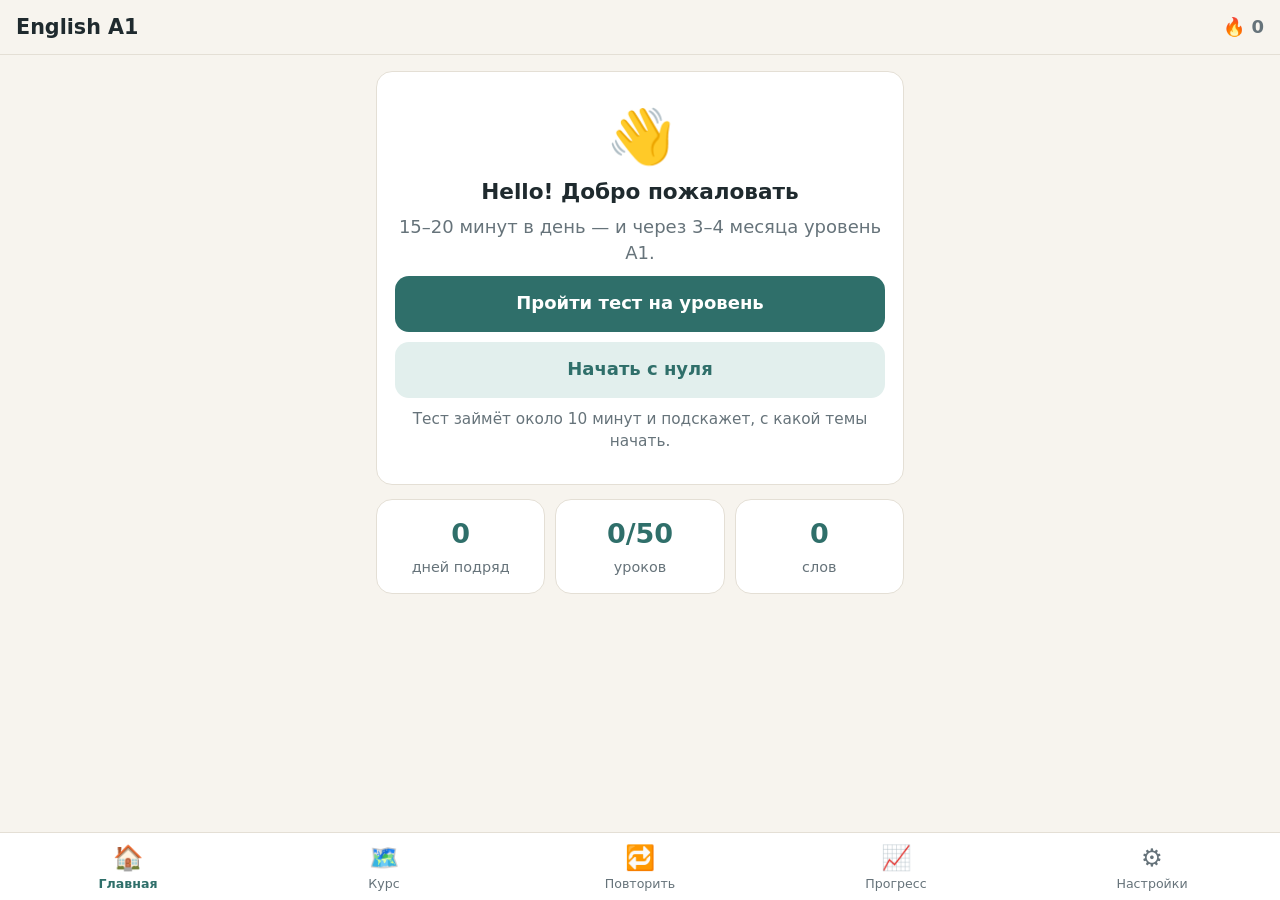
<file: index.html>
<!doctype html>
<html lang="ru">
<head>
  <meta charset="utf-8">
  <meta http-equiv="refresh" content="0; url=app/">
  <title>English A1</title>
</head>
<body>
  <p><a href="app/">Открыть English A1</a></p>
</body>
</html>
</file>
<file: app/styles.css>
:root {
  --bg: #f7f4ee;
  --card: #ffffff;
  --text: #1f2a2e;
  --muted: #66737a;
  --accent: #2f6f6a;
  --accent-soft: #e2efed;
  --good: #2e7d4f;
  --bad: #b3452f;
  --line: #e4dfd5;
  --radius: 16px;
  --tabbar: 68px;
  font-size: 18px;
}

* { box-sizing: border-box; }
[hidden] { display: none !important; }
html, body { margin: 0; }
body {
  font-family: system-ui, -apple-system, "Segoe UI", Roboto, sans-serif;
  background: var(--bg);
  color: var(--text);
  line-height: 1.45;
  min-height: 100vh;
  padding-bottom: calc(var(--tabbar) + env(safe-area-inset-bottom));
}

/* Верхняя панель */
.topbar {
  position: sticky; top: 0; z-index: 10;
  display: flex; align-items: center; gap: 12px;
  padding: 12px 16px;
  background: var(--bg);
  border-bottom: 1px solid var(--line);
}
.topbar h1 { flex: 1; margin: 0; font-size: 1.15rem; }
.back {
  border: 0; background: var(--accent-soft); color: var(--accent);
  width: 44px; height: 44px; border-radius: 50%; font-size: 1.3rem; cursor: pointer;
}
.streak { font-weight: 600; color: var(--muted); }

/* Основная область */
main { max-width: 560px; margin: 0 auto; padding: 16px; }
.loading { color: var(--muted); text-align: center; margin-top: 40px; }

.card {
  background: var(--card);
  border: 1px solid var(--line);
  border-radius: var(--radius);
  padding: 18px;
  margin-bottom: 14px;
}
.card h2 { margin: 0 0 6px; font-size: 1.2rem; }
.card p { margin: 6px 0; }
.muted { color: var(--muted); }
.small { font-size: 0.85rem; }
.hero { text-align: center; padding: 26px 18px; }
.hero .emoji { font-size: 3rem; }

/* Кнопки — крупные, удобно пальцем */
.btn {
  display: block; width: 100%;
  min-height: 56px; padding: 14px 18px; margin: 10px 0;
  border: 0; border-radius: 14px;
  font: inherit; font-weight: 600; text-align: center; text-decoration: none;
  background: var(--accent); color: #fff; cursor: pointer;
}
.btn.secondary { background: var(--accent-soft); color: var(--accent); }
.btn.danger { background: #f6e3de; color: var(--bad); }
.btn:active { transform: scale(0.99); }
.btn[disabled] { opacity: 0.5; cursor: default; }

/* Карта курса */
.topic { display: block; color: inherit; text-decoration: none; }
.topic-head { display: flex; align-items: center; gap: 12px; }
.topic-icon { font-size: 1.8rem; width: 44px; text-align: center; }
.topic-title { flex: 1; }
.topic-title strong { display: block; }
.bar { height: 8px; background: var(--accent-soft); border-radius: 4px; overflow: hidden; margin-top: 10px; }
.bar > div { height: 100%; background: var(--accent); }

.lesson-list { list-style: none; padding: 0; margin: 12px 0 0; }
.lesson-list li { border-top: 1px solid var(--line); }
.lesson-list a, .lesson-list span.row {
  display: flex; align-items: center; gap: 10px;
  padding: 14px 4px; min-height: 52px;
  color: inherit; text-decoration: none;
}
.lesson-list .state { width: 28px; text-align: center; }
.lesson-list .locked { color: var(--muted); }

/* Шаги урока */
.steps { counter-reset: s; list-style: none; padding: 0; margin: 0; }
.steps li { display: flex; gap: 12px; padding: 10px 0; border-top: 1px solid var(--line); }
.steps li::before {
  counter-increment: s; content: counter(s);
  flex: 0 0 30px; height: 30px; border-radius: 50%;
  background: var(--accent-soft); color: var(--accent);
  display: grid; place-items: center; font-weight: 700; font-size: 0.9rem;
}

/* Статистика */
.stats { display: grid; grid-template-columns: repeat(3, 1fr); gap: 10px; }
.stat { background: var(--card); border: 1px solid var(--line); border-radius: var(--radius); padding: 14px 8px; text-align: center; }
.stat b { display: block; font-size: 1.5rem; color: var(--accent); }
.stat span { font-size: 0.8rem; color: var(--muted); }

/* Формы */
label.field { display: block; margin: 14px 0; }
label.field span { display: block; margin-bottom: 6px; font-weight: 600; }
input[type="time"], input[type="range"] { width: 100%; font: inherit; }
input[type="time"] { padding: 12px; border: 1px solid var(--line); border-radius: 12px; background: #fff; }

/* Вопросы теста */
.question { font-size: 1.35rem; font-weight: 600; margin: 8px 0; }
.question .gap { color: var(--accent); letter-spacing: 2px; }
.reading { margin: 8px 0; padding: 12px 14px; border-left: 4px solid var(--accent); background: var(--accent-soft); border-radius: 8px; font-size: 1.05rem; }
.btn.option { background: var(--card); color: var(--text); border: 2px solid var(--line); text-align: left; font-weight: 500; }
.btn.option:hover { border-color: var(--accent); }
.btn.dontknow { background: transparent; color: var(--muted); border: 2px dashed var(--line); font-weight: 500; }

/* ---------- Урок ---------- */
.stepper { display: flex; gap: 6px; margin: 4px 0 8px; }
.stepper span { flex: 1; height: 6px; border-radius: 3px; background: var(--line); }
.stepper span.done { background: var(--accent); }
.stepper span.now { background: var(--accent); opacity: 0.45; }
.step-label { margin: 0 0 12px; }
.instr { font-weight: 600; margin: 4px 0 10px; }
h3 { font-size: 1rem; margin: 16px 0 6px; }

.icon-btn {
  border: 0; background: var(--accent-soft); color: var(--accent);
  min-width: 44px; height: 44px; padding: 0 12px; border-radius: 22px;
  font: inherit; font-size: 1.05rem; cursor: pointer; vertical-align: middle;
}

.dialogue .line { border-top: 1px solid var(--line); padding: 10px 0; }
.line-head { display: flex; align-items: center; justify-content: space-between; }
.line .en { font-size: 1.1rem; margin: 4px 0; }
details summary { cursor: pointer; color: var(--accent); }

.word-card { text-align: center; }
.word-emoji { font-size: 3rem; }
.word-en { font-size: 2rem; font-weight: 700; margin: 6px 0; }
.word-tr { font-size: 1.3rem; font-weight: 600; margin: 12px 0 2px; }
.example { text-align: left; background: var(--bg); border-radius: 12px; padding: 10px 12px; margin: 10px 0; }
.tip { text-align: left; background: var(--accent-soft); border-radius: 12px; padding: 10px 12px; margin: 8px 0; font-size: 0.95rem; }
.tip.warn { background: #fbefd9; }

.table-wrap { overflow-x: auto; margin: 10px 0; }
table { border-collapse: collapse; width: 100%; font-size: 0.9rem; }
th, td { border: 1px solid var(--line); padding: 8px; text-align: left; }
th { background: var(--accent-soft); }

/* Ответы */
.btn.option.ok, .text-in.ok { border-color: var(--good); background: #e3f3e9; }
.btn.option.wrong, .text-in.wrong { border-color: var(--bad); background: #f9e5e0; }
.btn.option.sel { border-color: var(--accent); background: var(--accent-soft); }
.text-in { width: 100%; font: inherit; font-size: 1.15rem; padding: 14px; border: 2px solid var(--line); border-radius: 14px; background: #fff; }
.text-in:focus { outline: none; border-color: var(--accent); }

.fb { border-radius: var(--radius); padding: 14px 16px; margin-top: 14px; }
.fb p { margin: 6px 0; }
.fb.good { background: #e3f3e9; color: #1e5636; }
.fb.bad { background: #f9e5e0; color: #7a2c1c; }

.chips { display: flex; flex-wrap: wrap; gap: 8px; margin: 6px 0; }
.chip {
  border: 2px solid var(--line); background: var(--card); color: var(--text);
  border-radius: 12px; padding: 10px 14px; font: inherit; cursor: pointer; min-height: 48px;
}
.chip.on { border-color: var(--accent); background: var(--accent-soft); }
.chip.static { display: inline-block; min-height: 0; padding: 4px 10px; margin: 2px; cursor: default; }
.built { min-height: 56px; display: flex; flex-wrap: wrap; gap: 8px; align-items: center; }

.match { display: grid; grid-template-columns: 1fr 1fr; gap: 10px; }
.match .btn { margin: 0 0 10px; font-size: 0.9rem; padding: 10px; min-height: 64px; }

.listen-box { text-align: center; }
.listen-box .icon-btn { height: 56px; font-size: 1.2rem; }

.btn.rec.on { background: var(--bad); }
audio { width: 100%; margin-top: 8px; }
.examples, .cando { padding-left: 20px; }
.cando li { margin: 6px 0; }
.self { display: grid; grid-template-columns: 1fr 1fr; gap: 10px; }
.self .btn { margin: 0; }

/* ---------- Карточки ---------- */
.flashcard { min-height: 220px; display: flex; flex-direction: column; justify-content: center; }
.flashcard hr { border: 0; border-top: 1px dashed var(--line); margin: 16px 0 8px; width: 100%; }
.grades { display: grid; grid-template-columns: 1fr 1fr; gap: 10px; }
.grades .btn { margin: 0; display: flex; flex-direction: column; align-items: center; justify-content: center; }
.grades small { font-weight: 400; font-size: 0.75rem; opacity: 0.85; }
.g-again { background: #f6e3de; color: var(--bad); }
.g-hard { background: #fbefd9; color: #8a5a12; }
.g-good { background: var(--accent); color: #fff; }
.g-easy { background: #e3f3e9; color: var(--good); }

.tabbar a { position: relative; }
.tab-badge {
  position: absolute; top: 6px; left: 50%; margin-left: 8px;
  min-width: 18px; height: 18px; padding: 0 5px; border-radius: 9px;
  background: var(--bad); color: #fff; font-size: 0.7rem; line-height: 18px; text-align: center;
}

/* ---------- Прогресс ---------- */
.week { display: grid; grid-template-columns: repeat(7, 1fr); gap: 6px; align-items: end; height: 140px; margin: 10px 0 4px; }
.day { display: flex; flex-direction: column; align-items: center; height: 100%; font-size: 0.75rem; color: var(--muted); }
.day .col { flex: 1; width: 100%; max-width: 30px; display: flex; align-items: flex-end; background: var(--bg); border-radius: 6px; overflow: hidden; }
.day .col div { width: 100%; background: var(--accent); border-radius: 6px 6px 0 0; }
.day .min { height: 16px; }
.day.today { color: var(--accent); font-weight: 700; }
.bar.split { display: flex; }
.bar.split .mid { background: #9cc7c2; }

.offline-bar { background: #fbefd9; color: #8a5a12; text-align: center; font-size: 0.85rem; padding: 8px 16px; }
.nudge { background: #fbefd9; border-color: #f0d9a8; }

.badge { display: inline-block; padding: 2px 10px; border-radius: 999px; background: var(--accent-soft); color: var(--accent); font-size: 0.8rem; font-weight: 600; }

/* Нижнее меню */
.tabbar {
  position: fixed; left: 0; right: 0; bottom: 0; z-index: 10;
  display: flex; justify-content: space-around;
  height: calc(var(--tabbar) + env(safe-area-inset-bottom));
  padding-bottom: env(safe-area-inset-bottom);
  background: var(--card); border-top: 1px solid var(--line);
}
.tabbar a {
  flex: 1; display: flex; flex-direction: column; align-items: center; justify-content: center;
  font-size: 0.7rem; color: var(--muted); text-decoration: none;
}
.tabbar a span { font-size: 1.35rem; }
.tabbar a.active { color: var(--accent); font-weight: 700; }
</file>
